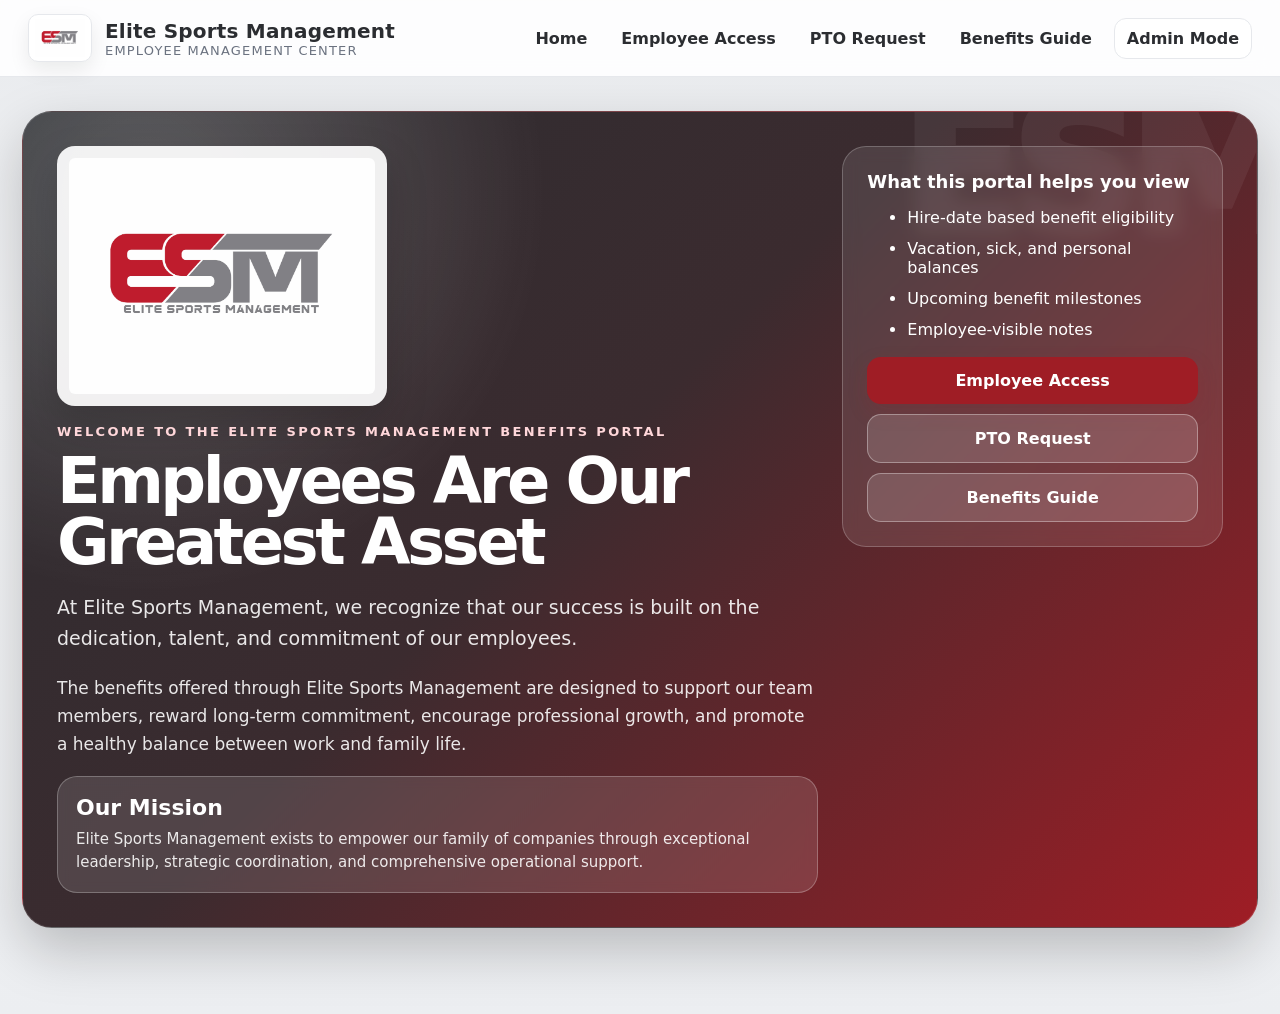
<file: index.html>
<!doctype html>
<html lang="en">
<head>
  <meta charset="utf-8" />
  <meta name="viewport" content="width=device-width, initial-scale=1" />
  <title>Elite Sports Management | Employee Management Center</title>
  <link rel="stylesheet" href="styles.css" />
</head>
<body>
  <header class="topbar">
    <div class="brand-lockup" aria-label="Elite Sports Management logo">
      <img class="brand-logo-small" src="assets/esm-logo.png" alt="Elite Sports Management logo" />
      <div>
        <div class="brand-name">Elite Sports Management</div>
        <div class="brand-subtitle">Employee Management Center</div>
      </div>
    </div>
    <nav class="top-actions site-nav">
      <a class="nav-link" href="index.html">Home</a>
      <a class="nav-link" href="employee-access.html">Employee Access</a>
      <a class="nav-link" href="pto-request.html">PTO Request</a>
      <a class="nav-link" href="benefits-guide.html">Benefits Guide</a>
      <a class="nav-link primary-nav" href="admin-dashboard.html">Admin Mode</a>
    </nav>
  </header>

  <main>
    <section class="hero refreshed">
      <div class="hero-bg-badge">ESM</div>
      <div class="hero-card">
        <img class="hero-logo" src="assets/esm-logo.png" alt="Elite Sports Management logo" />
        <div class="eyebrow">Welcome to the Elite Sports Management Benefits Portal</div>
        <h1>Employees Are Our Greatest Asset</h1>
        <p class="mission">At Elite Sports Management, we recognize that our success is built on the dedication, talent, and commitment of our employees.</p>
        <p>The benefits offered through Elite Sports Management are designed to support our team members, reward long-term commitment, encourage professional growth, and promote a healthy balance between work and family life.</p>
        <div class="mission-card"><h2>Our Mission</h2><p>Elite Sports Management exists to empower our family of companies through exceptional leadership, strategic coordination, and comprehensive operational support.</p></div>
      </div>
      <div class="hero-side-card compact-portal-actions">
        <div class="side-title">What this portal helps you view</div>
        <ul><li>Hire-date based benefit eligibility</li><li>Vacation, sick, and personal balances</li><li>Upcoming benefit milestones</li><li>Employee-visible notes</li></ul>
        <div class="portal-action-buttons">
          <a class="primary large" href="employee-access.html">Employee Access</a>
          <a class="ghost large light" href="pto-request.html">PTO Request</a>
          <a class="ghost large light" href="benefits-guide.html">Benefits Guide</a>
        </div>
      </div>
    </section>
  </main>

  <script src="app.js"></script>
</body>
</html>
</file>
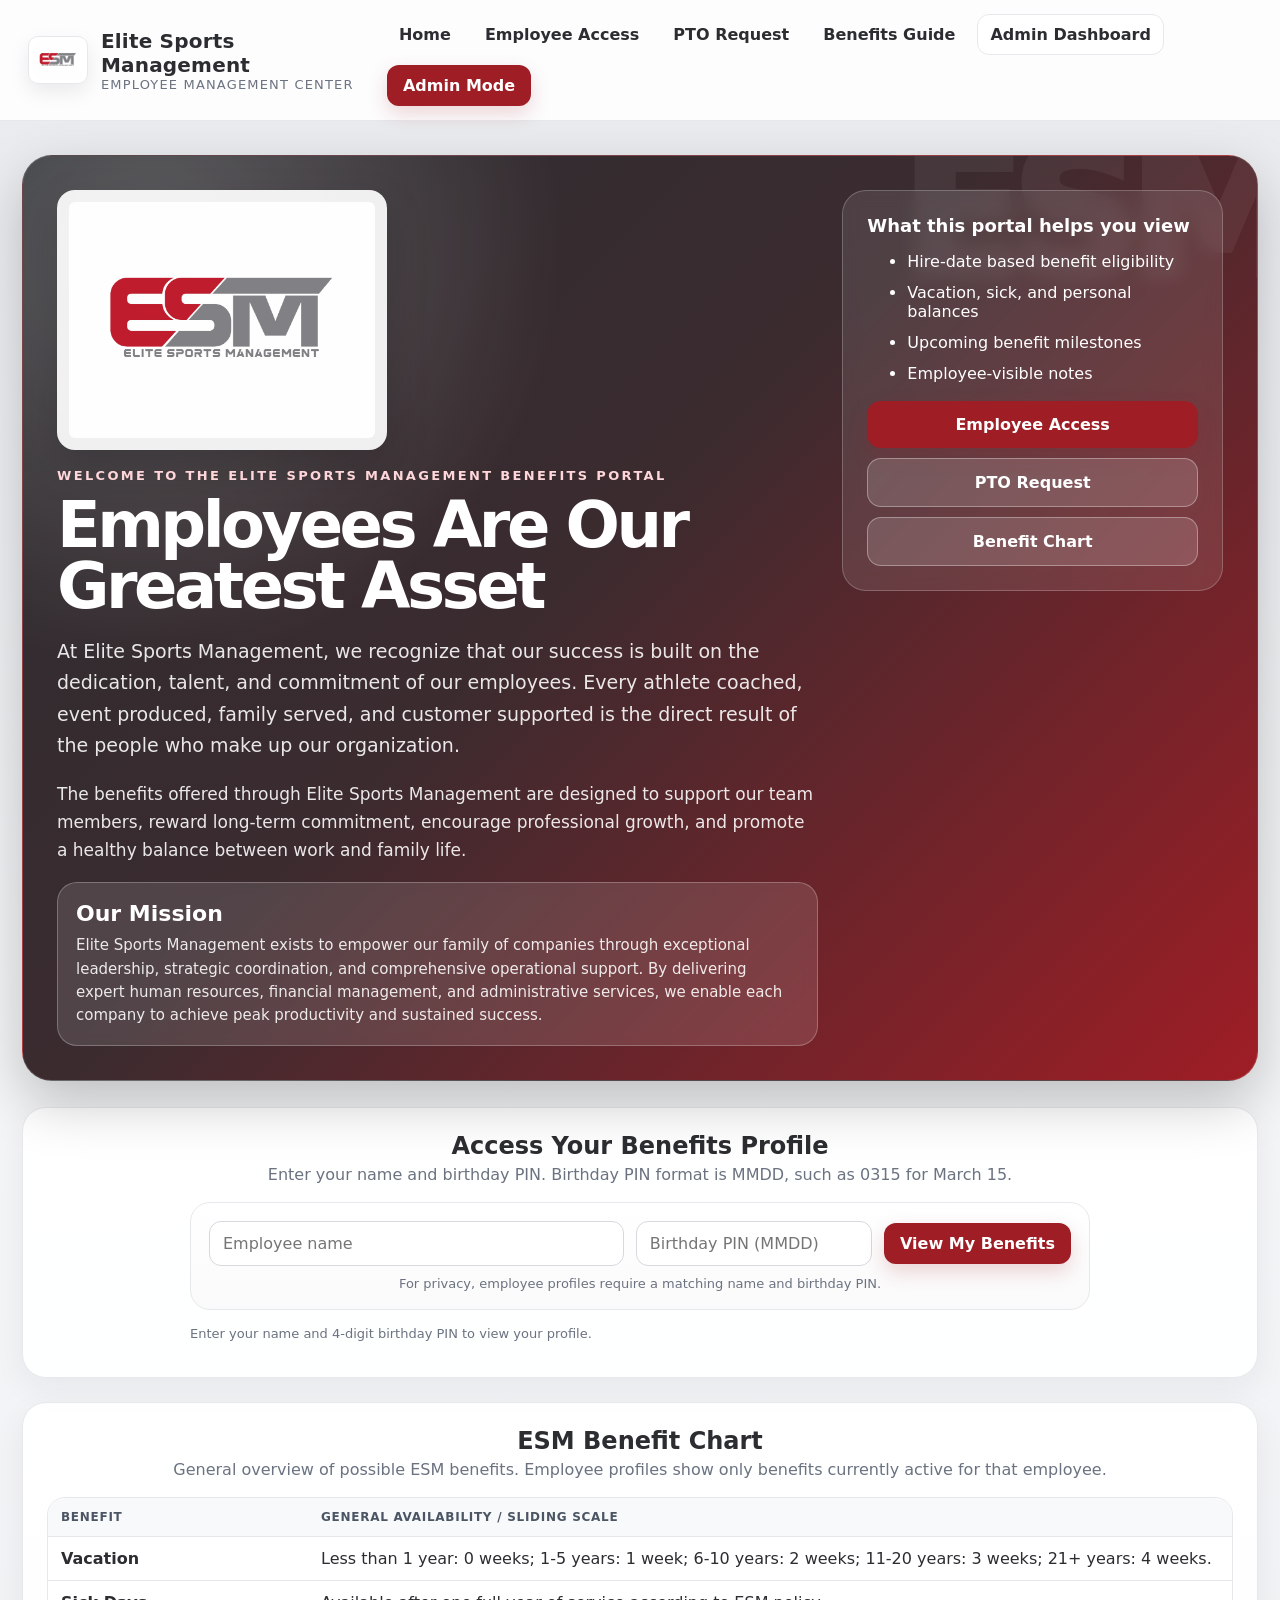
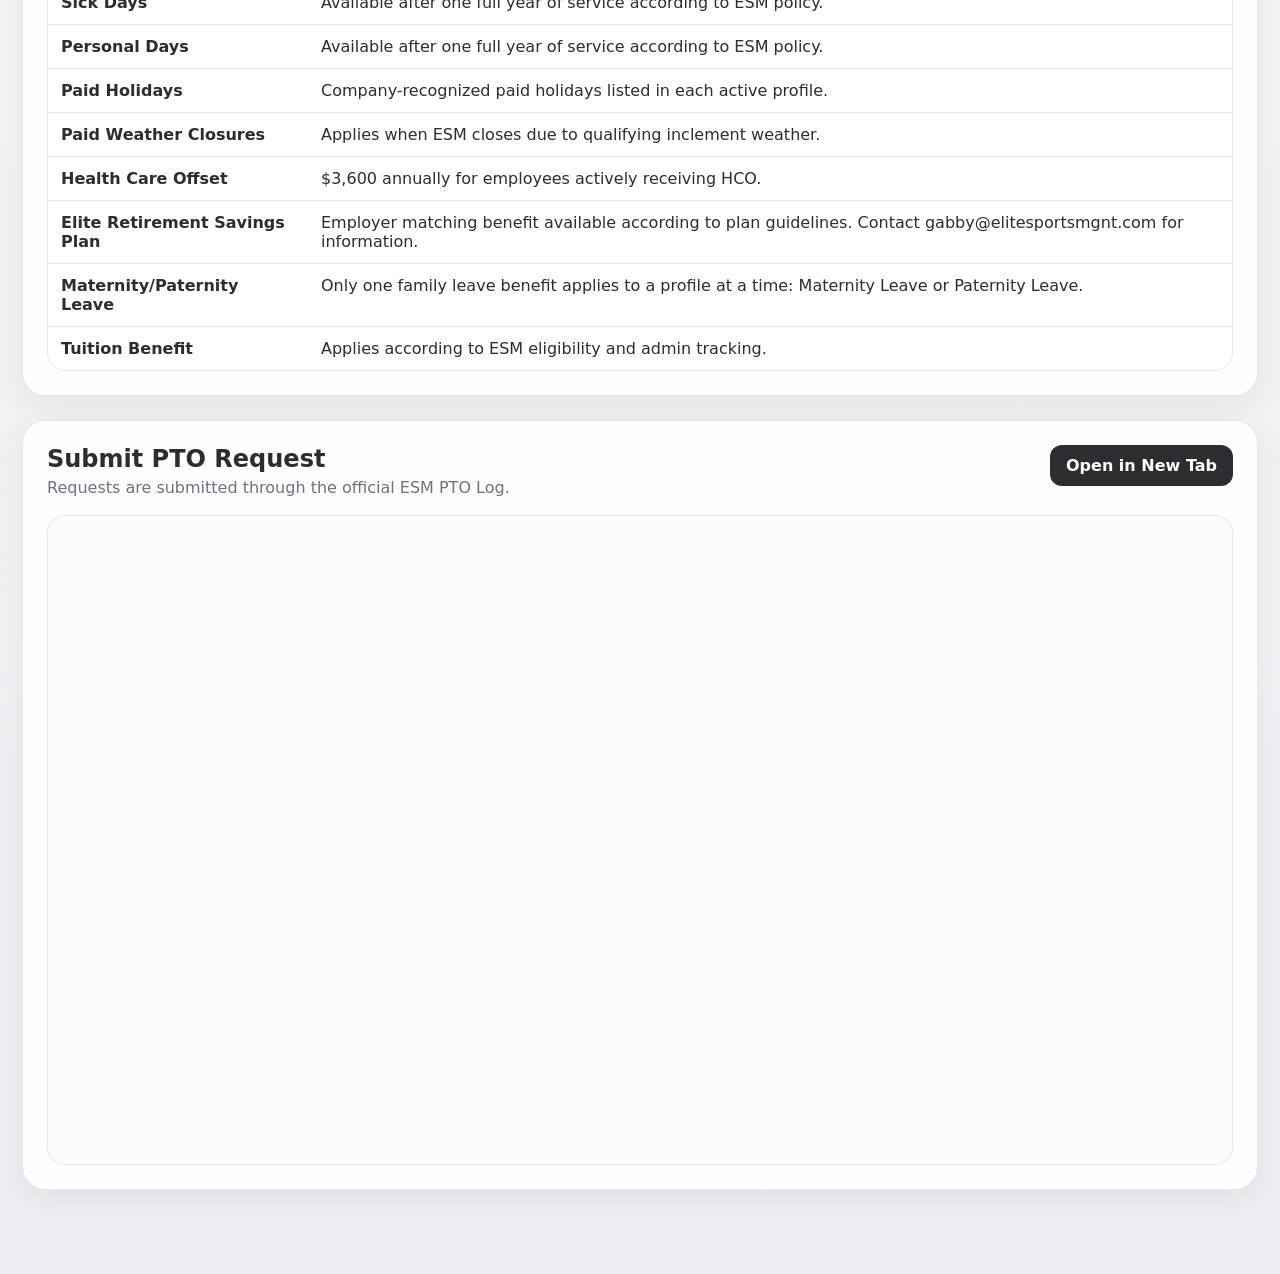
<file: admin-dashboard.html>
<!doctype html>
<html lang="en">
<head>
  <meta charset="utf-8" />
  <meta name="viewport" content="width=device-width, initial-scale=1" />
  <title>Elite Sports Management | Admin Dashboard</title>
  <link rel="stylesheet" href="styles.css" />
</head>
<body>
  <header class="topbar">
    <div class="brand-lockup" aria-label="Elite Sports Management logo">
      <img class="brand-logo-small" src="assets/esm-logo.png" alt="Elite Sports Management logo" />
      <div>
        <div class="brand-name">Elite Sports Management</div>
        <div class="brand-subtitle">Employee Management Center</div>
      </div>
    </div>
    <nav class="top-actions site-nav">
      <a class="nav-link" href="index.html">Home</a>
      <a class="nav-link" href="employee-access.html">Employee Access</a>
      <a class="nav-link" href="pto-request.html">PTO Request</a>
      <a class="nav-link" href="benefits-guide.html">Benefits Guide</a>
      <a class="nav-link primary-nav" href="admin-dashboard.html">Admin Dashboard</a>
      <button id="adminToggle" class="primary" onclick="toggleAdmin()">Admin Mode</button>
    </nav>
  </header>

  <main>
    <section class="hero refreshed">
      <div class="hero-bg-badge">ESM</div>
      <div class="hero-card">
        <img class="hero-logo" src="assets/esm-logo.png" alt="Elite Sports Management logo" />
        <div class="eyebrow">Welcome to the Elite Sports Management Benefits Portal</div>
        <h1>Employees Are Our Greatest Asset</h1>
        <p class="mission">
          At Elite Sports Management, we recognize that our success is built on the dedication,
          talent, and commitment of our employees. Every athlete coached, event produced, family
          served, and customer supported is the direct result of the people who make up our organization.
        </p>
        <p>
          The benefits offered through Elite Sports Management are designed to support our team members,
          reward long-term commitment, encourage professional growth, and promote a healthy balance between
          work and family life.
        </p>
        <div class="mission-card">
          <h2>Our Mission</h2>
          <p>Elite Sports Management exists to empower our family of companies through exceptional leadership, strategic coordination, and comprehensive operational support. By delivering expert human resources, financial management, and administrative services, we enable each company to achieve peak productivity and sustained success.</p>
        </div>
      </div>
      <div class="hero-side-card compact-portal-actions">
        <div class="side-title">What this portal helps you view</div>
        <ul>
          <li>Hire-date based benefit eligibility</li>
          <li>Vacation, sick, and personal balances</li>
          <li>Upcoming benefit milestones</li>
          <li>Employee-visible notes</li>
        </ul>
        <div class="portal-action-buttons">
          <button class="primary large" onclick="scrollToSection('employeeSearch')">Employee Access</button>
          <button class="ghost large light" onclick="scrollToSection('ptoRequest')">PTO Request</button>
          <button class="ghost large light" onclick="scrollToSection('benefitChart')">Benefit Chart</button>
        </div>
      </div>
    </section>

    <section id="employeeSearch" class="panel employee-facing access-panel">
      <div class="section-title centered">
        <div>
          <h2>Access Your Benefits Profile</h2>
          <p>Enter your name and birthday PIN. Birthday PIN format is MMDD, such as 0315 for March 15.</p>
        </div>
      </div>
      <div class="access-card">
        <div class="search-row secure-search">
          <input id="employeeSearchInput" type="search" placeholder="Employee name" oninput="renderEmployeeSearch()" />
          <input id="employeePinInput" type="password" inputmode="numeric" maxlength="4" placeholder="Birthday PIN (MMDD)" oninput="renderEmployeeSearch()" />
          <button class="primary" onclick="renderEmployeeSearch()">View My Benefits</button>
        </div>
        <div class="hint-line">For privacy, employee profiles require a matching name and birthday PIN.</div>
      </div>
      <div id="employeeSearchResults" class="results"></div>
      <div id="employeeProfile" class="profile"></div>
    </section>


    <section id="benefitChart" class="panel benefit-chart-panel">
      <div class="section-title centered">
        <div>
          <h2>ESM Benefit Chart</h2>
          <p>General overview of possible ESM benefits. Employee profiles show only benefits currently active for that employee.</p>
        </div>
      </div>
      <div class="table-wrap benefit-chart-table">
        <table>
          <thead><tr><th>Benefit</th><th>General Availability / Sliding Scale</th></tr></thead>
          <tbody>
            <tr><td>Vacation</td><td>Less than 1 year: 0 weeks; 1-5 years: 1 week; 6-10 years: 2 weeks; 11-20 years: 3 weeks; 21+ years: 4 weeks.</td></tr>
            <tr><td>Sick Days</td><td>Available after one full year of service according to ESM policy.</td></tr>
            <tr><td>Personal Days</td><td>Available after one full year of service according to ESM policy.</td></tr>
            <tr><td>Paid Holidays</td><td>Company-recognized paid holidays listed in each active profile.</td></tr>
            <tr><td>Paid Weather Closures</td><td>Applies when ESM closes due to qualifying inclement weather.</td></tr>
            <tr><td>Health Care Offset</td><td>$3,600 annually for employees actively receiving HCO.</td></tr>
            <tr><td>Elite Retirement Savings Plan</td><td>Employer matching benefit available according to plan guidelines. Contact gabby@elitesportsmgnt.com for information.</td></tr>
            <tr><td>Maternity/Paternity Leave</td><td>Only one family leave benefit applies to a profile at a time: Maternity Leave or Paternity Leave.</td></tr>
            <tr><td>Tuition Benefit</td><td>Applies according to ESM eligibility and admin tracking.</td></tr>
          </tbody>
        </table>
      </div>
    </section>

    <section id="ptoRequest" class="panel pto-request">
      <div class="section-title">
        <div>
          <h2>Submit PTO Request</h2>
          <p>Requests are submitted through the official ESM PTO Log.</p>
        </div>
        <a class="button-link" href="https://docs.google.com/forms/d/e/1FAIpQLSemcJD6q4DuEtAyDJwCjvNV41GRQ4JMERygPceE0OERyRpXPA/viewform?usp=sharing&ouid=105773198368027497233" target="_blank" rel="noopener">Open in New Tab</a>
      </div>
      <div class="form-frame-wrap">
        <iframe title="ESM PTO Request Form" src="https://docs.google.com/forms/d/e/1FAIpQLSemcJD6q4DuEtAyDJwCjvNV41GRQ4JMERygPceE0OERyRpXPA/viewform?embedded=true" loading="lazy">Loading...</iframe>
      </div>
    </section>

    <section id="adminPanel" class="panel admin-panel hidden">
      <div class="section-title">
        <div>
          <h2>Gabby &amp; LB Admin Dashboard</h2>
          <p>Admin tools for employees, PINs, PTO reports, and notes. PTO requests from Google Forms appear as pending until you mark them paid/processed or manually enter approved usage.</p>
        </div>
        <div class="button-group">
          <button class="primary" onclick="openEmployeeEditor()">Add Employee</button>
          <button class="ghost" onclick="exportCsv('balances')">Export PTO Balances <span class="info-bubble" title="Shows each employee’s current PTO position, including vacation, sick, and personal time earned, used, and remaining.">ⓘ</span></button>
          <button class="ghost" onclick="exportCsv('usage')">Export PTO Usage <span class="info-bubble" title="Exports the PTO history log, showing each PTO entry by employee, date used, PTO type, hours used, and notes.">ⓘ</span></button>
          <button class="ghost backup-action" onclick="exportPortalBackup()">Export Portal Data Backup</button>
          <label class="ghost backup-action import-backup-label" for="portalBackupInput">Import Portal Data</label>
          <input id="portalBackupInput" class="hidden-file-input" type="file" accept="application/json,.json" onchange="importPortalBackup(event)" />
        </div>
      </div>

      <div class="dashboard-grid" id="dashboardCards"></div>
      <div id="dashboardDrilldown"></div>

      <div class="admin-filters">
        <input id="adminSearchInput" type="search" placeholder="Search employees..." oninput="renderAdminTable()" />
        <select id="statusFilter" onchange="renderAdminTable()">
          <option value="Active">Active employees</option>
          <option value="Inactive">Inactive employees</option>
          <option value="All">All employees</option>
        </select>
        <select id="reviewFilter" onchange="renderAdminTable()">
          <option value="All">All records</option>
          <option value="Needs Review">Needs review</option>
          <option value="PIN Needed">PIN needed</option>
          <option value="Overrides">Benefit overrides</option>
        </select>
      </div>

      <div class="table-wrap">
        <table>
          <thead>
            <tr>
              <th>Name</th><th>Hire Date</th><th>Years</th><th>PIN</th><th>Vacation</th><th>Sick</th><th>Personal</th><th>Status</th><th>Actions</th>
            </tr>
          </thead>
          <tbody id="adminEmployeeTable"></tbody>
        </table>
      </div>

      <div class="report-grid">
        <section class="report-card">
          <div class="section-title compact"><div><h3>Pending PTO Requests</h3><p>Submitted through the Google Form but not yet marked paid/processed. These do not affect employee balances.</p></div></div>
          <div class="table-wrap report"><table><thead><tr><th>Employee</th><th>Date Used</th><th>Type</th><th>Amount Requested</th><th>Date Submitted</th><th>Desired Paycheck</th><th>Status</th><th>Admin Note</th><th>Decision</th></tr></thead><tbody id="pendingPtoTable"></tbody></table></div>
        </section>
        <section class="report-card">
          <div class="section-title compact"><div><h3>PTO Balance Report <span class="info-bubble" title="Shows each employee’s current PTO position, including vacation, sick, and personal time earned, used, and remaining.">ⓘ</span></h3><p>Earned, used, and remaining balances for active employees.</p></div><button class="ghost mini" onclick="exportCsv('balances')">Export CSV</button></div>
          <div class="table-wrap report"><table><thead><tr><th>Employee</th><th>Vac Earned</th><th>Vac Used</th><th>Vac Rem</th><th>Sick Earned</th><th>Sick Used</th><th>Sick Rem</th><th>Personal Earned</th><th>Personal Used</th><th>Personal Rem</th></tr></thead><tbody id="ptoBalanceTable"></tbody></table></div>
        </section>
        <section class="report-card">
          <div class="section-title compact"><div><h3>PTO Usage Report <span class="info-bubble" title="Shows the full PTO history log by employee, date used, PTO type, amount used, and notes.">ⓘ</span></h3><p>Approved/admin-entered PTO usage that affects balances.</p></div><button class="ghost mini" onclick="exportCsv('usage')">Export CSV</button></div>
          <div class="table-wrap report"><table><thead><tr><th>Employee</th><th>Date Used</th><th>Type</th><th>Amount</th><th>Notes</th></tr></thead><tbody id="ptoUsageTable"></tbody></table></div>
        </section>
      </div>
    </section>
  </main>

  <div id="modalBackdrop" class="modal-backdrop hidden" onclick="closeModal(event)">
    <div class="modal wide" onclick="event.stopPropagation()">
      <div class="modal-header"><h3 id="modalTitle">Edit Employee</h3><button class="icon-btn" onclick="hideModal()">×</button></div>
      <form id="employeeForm" onsubmit="saveEmployee(event)">
        <input type="hidden" id="editEmployeeId" />
        <div class="form-grid">
          <label>Employee Name<input id="editName" required /></label>
          <label>Birthday PIN (MMDD)<input id="editPin" inputmode="numeric" maxlength="4" placeholder="0315" /></label>
          <label>Hire Date<input id="editHireDate" type="date" required /></label>
          <label>Hours Available<input id="editHoursAvailable" placeholder="Inquire about hours available" /></label>
          <label>Status<select id="editStatus"><option>Active</option><option>Inactive</option></select></label>
          <label>Maternity/Paternity Leave<select id="editFamilyLeave"><option value="">None</option><option>Maternity Leave</option><option>Paternity Leave</option></select></label>
          <label>Inactive Reason<select id="editInactiveReason"><option value="">None</option><option>College / Seasonal Return</option><option>Leave of Absence</option><option>Seasonal Employee</option><option>Resigned</option><option>Terminated</option><option>Retired</option><option>Other</option></select></label>
          <label>Inactive Date<input id="editInactiveDate" type="date" /></label>
          <label>Reactivation Date<input id="editReactivationDate" type="date" /></label>
          <label>Vacation Earned Override<input id="editVacationOverride" type="number" min="0" step="0.25" placeholder="Leave blank for auto" /></label>
          <label>Sick Earned Override<input id="editSickOverride" type="number" min="0" step="0.25" placeholder="Leave blank for auto" /></label>
          <label>Personal Earned Override<input id="editPersonalOverride" type="number" min="0" step="0.25" placeholder="Leave blank for auto" /></label>
          <label>Vacation Used Override<input id="editVacationUsedOverride" type="number" min="0" step="0.25" placeholder="Leave blank for sheet/admin total" /></label>
          <label>Sick Used Override<input id="editSickUsedOverride" type="number" min="0" step="1" placeholder="Leave blank for sheet/admin total" /></label>
          <label>Personal Used Override<input id="editPersonalUsedOverride" type="number" min="0" step="1" placeholder="Leave blank for sheet/admin total" /></label>
        </div>
        <label>Employee Notes <span class="hint">visible to employee</span><textarea id="editEmployeeNotes" rows="3"></textarea></label>
        <label>HR Notes <span class="hint">admin only</span><textarea id="editHrNotes" rows="3"></textarea></label>
        <label>Finance Notes <span class="hint">admin only</span><textarea id="editFinanceNotes" rows="3"></textarea></label>
        <fieldset class="override-box"><legend>Benefit Overrides</legend><label><input id="overrideHco" type="checkbox" /> HCO Eligible</label><label><input id="overrideErsp" type="checkbox" /> ERSP Eligible</label><label><input id="overrideTuition" type="checkbox" /> Tuition Benefit Eligible</label></fieldset>
        <fieldset class="override-box"><legend>PTO Usage Log</legend>
          <div class="usage-entry-row"><input id="usageDate" type="date" /><select id="usageType"><option>Vacation</option><option>Sick</option><option>Personal</option></select><input id="usageAmount" type="number" min="0.25" step="0.25" value="1" /><input id="usageNotes" placeholder="Notes" /><button type="button" class="primary mini" onclick="addPtoUsage()">Add Usage</button></div>
          <div id="ptoUsageList"></div>
        </fieldset>
        <div class="modal-actions"><button type="button" class="ghost" onclick="hideModal()">Cancel</button><button type="submit" class="primary">Save Employee</button></div>
      </form>
    </div>
  </div>

  <script src="app.js"></script>
<script>document.addEventListener('DOMContentLoaded',()=>{setTimeout(()=>{const el=document.getElementById('adminPanel'); if(el) el.scrollIntoView({block:'start'});},250);});</script>
</body>
</html>
</file>
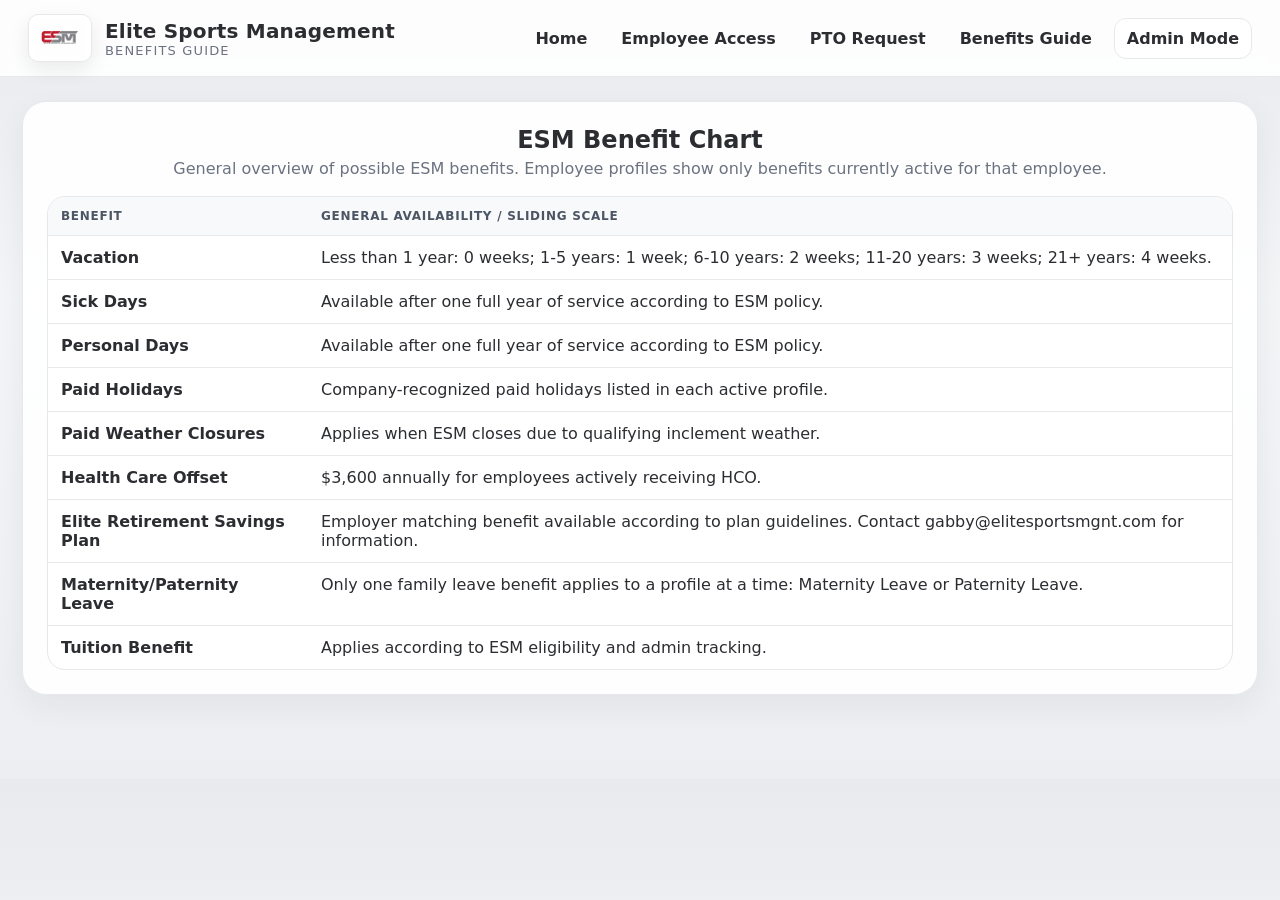
<file: benefits-guide.html>
<!doctype html>
<html lang="en">
<head>
  <meta charset="utf-8" />
  <meta name="viewport" content="width=device-width, initial-scale=1" />
  <title>Elite Sports Management | Benefits Guide</title>
  <link rel="stylesheet" href="styles.css" />
</head>
<body>
  <header class="topbar">
    <div class="brand-lockup" aria-label="Elite Sports Management logo">
      <img class="brand-logo-small" src="assets/esm-logo.png" alt="Elite Sports Management logo" />
      <div>
        <div class="brand-name">Elite Sports Management</div>
        <div class="brand-subtitle">Benefits Guide</div>
      </div>
    </div>
    <nav class="top-actions site-nav">
      <a class="nav-link" href="index.html">Home</a>
      <a class="nav-link" href="employee-access.html">Employee Access</a>
      <a class="nav-link" href="pto-request.html">PTO Request</a>
      <a class="nav-link" href="benefits-guide.html">Benefits Guide</a>
      <a class="nav-link primary-nav" href="admin-dashboard.html">Admin Mode</a>
    </nav>
  </header>

  <main>
    <section id="benefitChart" class="panel benefit-chart-panel">
      <div class="section-title centered">
        <div>
          <h2>ESM Benefit Chart</h2>
          <p>General overview of possible ESM benefits. Employee profiles show only benefits currently active for that employee.</p>
        </div>
      </div>
      <div class="table-wrap benefit-chart-table">
        <table>
          <thead><tr><th>Benefit</th><th>General Availability / Sliding Scale</th></tr></thead>
          <tbody>
            <tr><td>Vacation</td><td>Less than 1 year: 0 weeks; 1-5 years: 1 week; 6-10 years: 2 weeks; 11-20 years: 3 weeks; 21+ years: 4 weeks.</td></tr>
            <tr><td>Sick Days</td><td>Available after one full year of service according to ESM policy.</td></tr>
            <tr><td>Personal Days</td><td>Available after one full year of service according to ESM policy.</td></tr>
            <tr><td>Paid Holidays</td><td>Company-recognized paid holidays listed in each active profile.</td></tr>
            <tr><td>Paid Weather Closures</td><td>Applies when ESM closes due to qualifying inclement weather.</td></tr>
            <tr><td>Health Care Offset</td><td>$3,600 annually for employees actively receiving HCO.</td></tr>
            <tr><td>Elite Retirement Savings Plan</td><td>Employer matching benefit available according to plan guidelines. Contact gabby@elitesportsmgnt.com for information.</td></tr>
            <tr><td>Maternity/Paternity Leave</td><td>Only one family leave benefit applies to a profile at a time: Maternity Leave or Paternity Leave.</td></tr>
            <tr><td>Tuition Benefit</td><td>Applies according to ESM eligibility and admin tracking.</td></tr>
          </tbody>
        </table>
      </div>
    </section>
  </main>

  <script src="app.js"></script>
</body>
</html>
</file>
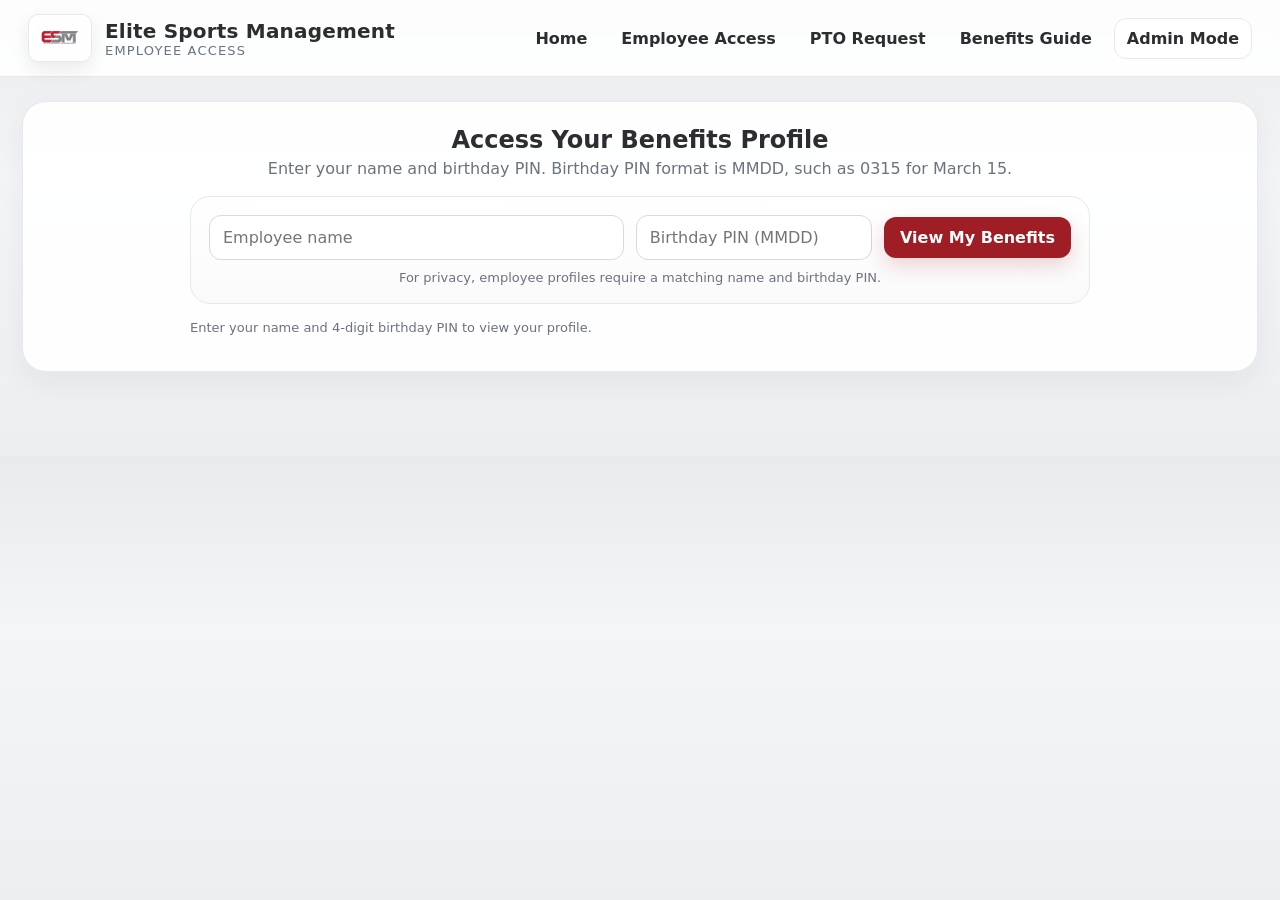
<file: employee-access.html>
<!doctype html>
<html lang="en">
<head>
  <meta charset="utf-8" />
  <meta name="viewport" content="width=device-width, initial-scale=1" />
  <title>Elite Sports Management | Employee Access</title>
  <link rel="stylesheet" href="styles.css" />
</head>
<body>
  <header class="topbar">
    <div class="brand-lockup" aria-label="Elite Sports Management logo">
      <img class="brand-logo-small" src="assets/esm-logo.png" alt="Elite Sports Management logo" />
      <div>
        <div class="brand-name">Elite Sports Management</div>
        <div class="brand-subtitle">Employee Access</div>
      </div>
    </div>
    <nav class="top-actions site-nav">
      <a class="nav-link" href="index.html">Home</a>
      <a class="nav-link" href="employee-access.html">Employee Access</a>
      <a class="nav-link" href="pto-request.html">PTO Request</a>
      <a class="nav-link" href="benefits-guide.html">Benefits Guide</a>
      <a class="nav-link primary-nav" href="admin-dashboard.html">Admin Mode</a>
    </nav>
  </header>

  <main>
    <section id="employeeSearch" class="panel employee-facing access-panel">
      <div class="section-title centered">
        <div>
          <h2>Access Your Benefits Profile</h2>
          <p>Enter your name and birthday PIN. Birthday PIN format is MMDD, such as 0315 for March 15.</p>
        </div>
      </div>
      <div class="access-card">
        <div class="search-row secure-search">
          <input id="employeeSearchInput" type="search" placeholder="Employee name" oninput="renderEmployeeSearch()" />
          <input id="employeePinInput" type="password" inputmode="numeric" maxlength="4" placeholder="Birthday PIN (MMDD)" oninput="renderEmployeeSearch()" />
          <button class="primary" onclick="renderEmployeeSearch()">View My Benefits</button>
        </div>
        <div class="hint-line">For privacy, employee profiles require a matching name and birthday PIN.</div>
      </div>
      <div id="employeeSearchResults" class="results"></div>
      <div id="employeeProfile" class="profile"></div>
    </section>
  </main>

  <script src="app.js"></script>
</body>
</html>
</file>
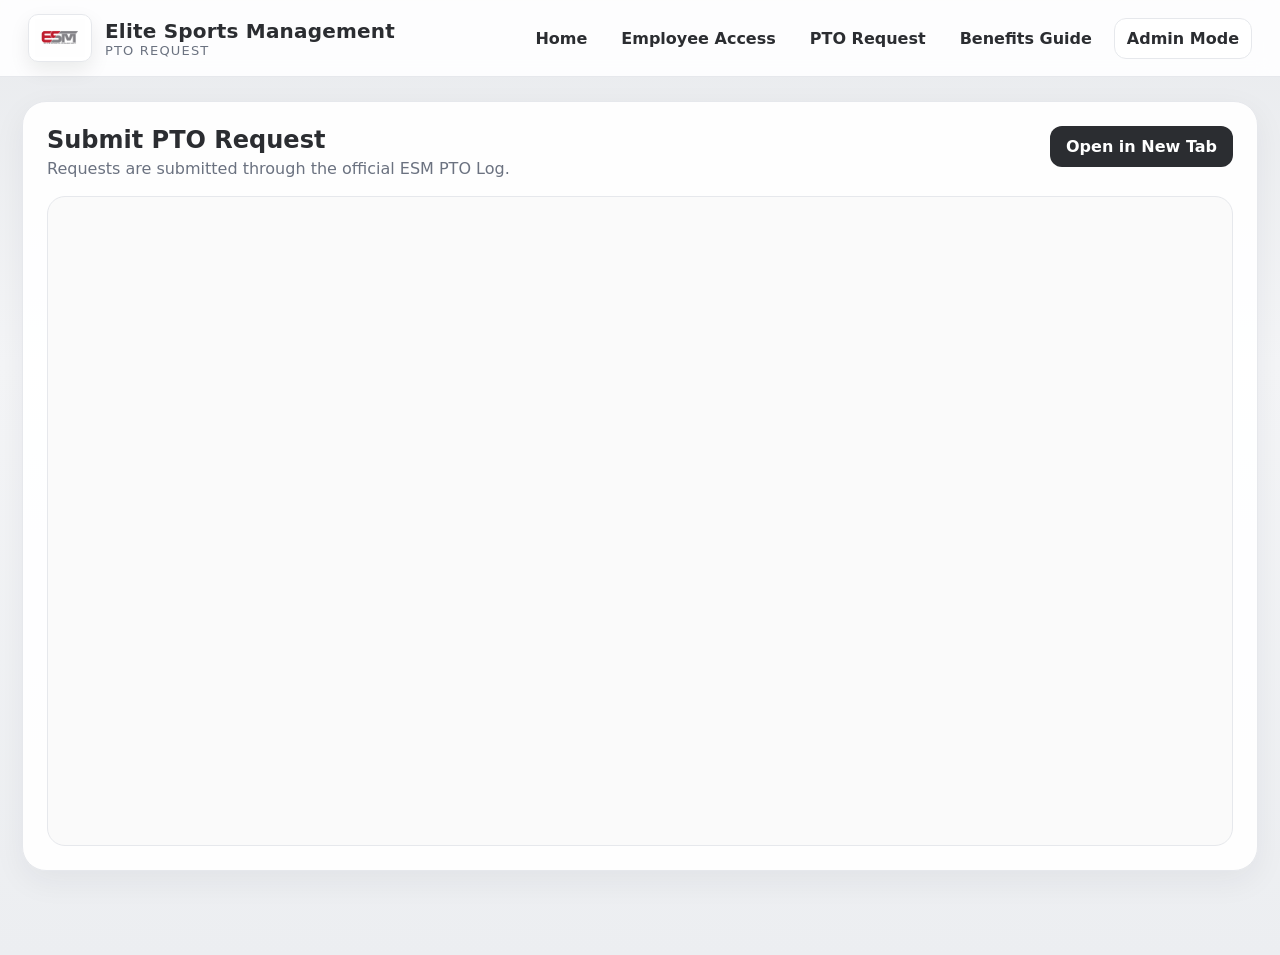
<file: pto-request.html>
<!doctype html>
<html lang="en">
<head>
  <meta charset="utf-8" />
  <meta name="viewport" content="width=device-width, initial-scale=1" />
  <title>Elite Sports Management | PTO Request</title>
  <link rel="stylesheet" href="styles.css" />
</head>
<body>
  <header class="topbar">
    <div class="brand-lockup" aria-label="Elite Sports Management logo">
      <img class="brand-logo-small" src="assets/esm-logo.png" alt="Elite Sports Management logo" />
      <div>
        <div class="brand-name">Elite Sports Management</div>
        <div class="brand-subtitle">PTO Request</div>
      </div>
    </div>
    <nav class="top-actions site-nav">
      <a class="nav-link" href="index.html">Home</a>
      <a class="nav-link" href="employee-access.html">Employee Access</a>
      <a class="nav-link" href="pto-request.html">PTO Request</a>
      <a class="nav-link" href="benefits-guide.html">Benefits Guide</a>
      <a class="nav-link primary-nav" href="admin-dashboard.html">Admin Mode</a>
    </nav>
  </header>

  <main>
    <section id="ptoRequest" class="panel pto-request">
      <div class="section-title">
        <div>
          <h2>Submit PTO Request</h2>
          <p>Requests are submitted through the official ESM PTO Log.</p>
        </div>
        <a class="button-link" href="https://docs.google.com/forms/d/e/1FAIpQLSemcJD6q4DuEtAyDJwCjvNV41GRQ4JMERygPceE0OERyRpXPA/viewform?usp=sharing&ouid=105773198368027497233" target="_blank" rel="noopener">Open in New Tab</a>
      </div>
      <div class="form-frame-wrap">
        <iframe title="ESM PTO Request Form" src="https://docs.google.com/forms/d/e/1FAIpQLSemcJD6q4DuEtAyDJwCjvNV41GRQ4JMERygPceE0OERyRpXPA/viewform?embedded=true" loading="lazy">Loading...</iframe>
      </div>
    </section>
  </main>

  <script src="app.js"></script>
</body>
</html>
</file>
<file: styles.css>
:root{--red:#9f1d25;--red-dark:#74151b;--charcoal:#2b2d31;--gray:#6b7280;--light:#f5f6f8;--line:#e6e8ec;--white:#fff;--green:#1f8a4c;--amber:#b7791f;--shadow:0 18px 45px rgba(20,20,25,.12)}*{box-sizing:border-box}body{margin:0;font-family:Inter,ui-sans-serif,system-ui,-apple-system,BlinkMacSystemFont,"Segoe UI",sans-serif;background:linear-gradient(180deg,#f7f7f8,#fff);color:var(--charcoal)}button,input,select,textarea{font:inherit}.topbar{position:sticky;top:0;z-index:20;display:flex;align-items:center;justify-content:space-between;gap:18px;padding:14px 28px;background:rgba(255,255,255,.94);backdrop-filter:blur(10px);border-bottom:1px solid var(--line)}.brand-lockup{display:flex;align-items:center;gap:13px}.brand-mark{display:grid;place-items:center;width:48px;height:48px;border-radius:14px;background:linear-gradient(135deg,var(--red),#cf3a43);color:#fff;font-weight:900;letter-spacing:.06em;box-shadow:0 10px 24px rgba(159,29,37,.24)}.brand-name{font-weight:850;font-size:20px;letter-spacing:.01em}.brand-subtitle{font-size:13px;color:var(--gray);text-transform:uppercase;letter-spacing:.09em}.top-actions{display:flex;gap:10px;align-items:center}.primary,.ghost,.button-link{border:0;border-radius:12px;padding:11px 16px;cursor:pointer;font-weight:750;text-decoration:none;display:inline-flex;align-items:center;justify-content:center;gap:8px}.primary{background:var(--red);color:#fff;box-shadow:0 8px 20px rgba(159,29,37,.18)}.primary:hover{background:var(--red-dark)}.ghost{background:#fff;border:1px solid var(--line);color:var(--charcoal)}.ghost:hover{border-color:#c7cbd1;background:#f9fafb}.ghost.danger{color:var(--red)}.button-link{background:var(--charcoal);color:#fff}.large{padding:14px 20px;border-radius:14px}.light{background:rgba(255,255,255,.14);color:#fff;border-color:rgba(255,255,255,.34)}main{max-width:1280px;margin:auto;padding:0 22px 60px}.hero{position:relative;display:grid;grid-template-columns:minmax(0,1.6fr) minmax(280px,.8fr);gap:24px;margin:34px 0 26px;padding:34px;border-radius:30px;background:radial-gradient(circle at 10% 10%,rgba(255,255,255,.23),transparent 30%),linear-gradient(135deg,#2b2d31 0%,#3b2b2f 45%,#9f1d25 100%);overflow:hidden;color:#fff;box-shadow:var(--shadow)}.hero-bg-badge{position:absolute;right:-35px;top:-45px;font-size:180px;font-weight:1000;letter-spacing:-.07em;color:rgba(255,255,255,.06)}.hero-card{position:relative;z-index:1;max-width:860px}.eyebrow{text-transform:uppercase;letter-spacing:.18em;font-size:13px;font-weight:850;color:#ffd7da;margin-bottom:12px}.hero h1{font-size:clamp(36px,5vw,70px);line-height:.95;margin:0 0 18px;letter-spacing:-.055em}.hero p{font-size:17px;line-height:1.65;color:rgba(255,255,255,.89);max-width:850px}.mission{font-size:19px!important}.hero-actions{display:flex;flex-wrap:wrap;gap:12px;margin-top:22px}.hero-side-card{position:relative;z-index:1;align-self:stretch;background:rgba(255,255,255,.1);border:1px solid rgba(255,255,255,.22);border-radius:24px;padding:24px;backdrop-filter:blur(8px)}.side-title{font-weight:850;font-size:18px;margin-bottom:12px}.hero-side-card li{margin:12px 0;color:#fff}.panel{background:#fff;border:1px solid var(--line);border-radius:24px;padding:24px;margin:24px 0;box-shadow:0 10px 32px rgba(30,35,45,.06)}.section-title{display:flex;align-items:flex-start;justify-content:space-between;gap:20px;margin-bottom:18px}.section-title.centered{text-align:center;justify-content:center}.section-title h2,.section-title h3{margin:0;color:var(--charcoal)}.section-title p{margin:5px 0 0;color:var(--gray)}.compact{margin-bottom:10px}.access-card{max-width:900px;margin:0 auto 16px;padding:18px;border:1px solid var(--line);background:linear-gradient(180deg,#fff,#fafafa);border-radius:20px}.search-row{display:flex;gap:12px;align-items:center}.secure-search input:first-child{flex:1.3}.secure-search input:nth-child(2){flex:.7}input,select,textarea{border:1px solid #d6d9df;border-radius:12px;padding:12px 13px;background:#fff;outline:none}input:focus,select:focus,textarea:focus{border-color:var(--red);box-shadow:0 0 0 4px rgba(159,29,37,.08)}.hint-line,.hint,.muted{color:var(--gray);font-size:13px}.hint-line{margin-top:10px;text-align:center}.results{max-width:900px;margin:12px auto}.result-card{display:flex;justify-content:space-between;align-items:center;gap:14px;border:1px solid var(--line);padding:14px;border-radius:16px;margin:8px 0;background:#fff}.alert-soft{padding:14px;border-radius:16px;background:#fff4f4;border:1px solid #ffd5d8;color:#7f1d1d}.profile-shell{border:1px solid var(--line);border-radius:24px;overflow:hidden;margin-top:20px}.profile-head{display:flex;justify-content:space-between;align-items:center;gap:16px;padding:22px;background:linear-gradient(135deg,var(--charcoal),#4a2b2f);color:#fff}.profile-head h3{margin:0;font-size:28px}.profile-body{padding:22px}.kpi-grid,.dashboard-grid{display:grid;grid-template-columns:repeat(4,minmax(0,1fr));gap:14px}.kpi,.dash-card,.benefit-card{border:1px solid var(--line);border-radius:18px;padding:16px;background:#fff}.kpi .label,.dash-card .label{color:var(--gray);font-weight:750;font-size:12px;text-transform:uppercase;letter-spacing:.08em}.kpi .value,.dash-card .value{font-size:34px;font-weight:900;color:var(--red);margin:4px 0}.benefit-grid{display:grid;grid-template-columns:repeat(3,minmax(0,1fr));gap:14px;margin-top:18px}.benefit-card h4{margin:0 0 10px}.pill{display:inline-flex;align-items:center;border-radius:999px;padding:5px 10px;font-size:12px;font-weight:800}.pill.ok{background:#e9f8ef;color:var(--green)}.pill.no,.pill.warn{background:#fff7e8;color:var(--amber)}.note-box,.timeline,.usage-details{margin-top:18px;border-radius:18px;border:1px solid var(--line);background:#fafafa;padding:16px}.hidden{display:none!important}.dashboard-grid{grid-template-columns:repeat(4,minmax(0,1fr));margin-bottom:18px}.dash-card.review{background:#fffafa}.admin-filters,.button-group{display:flex;gap:10px;flex-wrap:wrap}.admin-filters{margin-bottom:14px}.admin-filters input{min-width:280px}.table-wrap{width:100%;overflow:auto;border:1px solid var(--line);border-radius:18px;background:#fff}table{width:100%;border-collapse:collapse;min-width:760px}th,td{padding:12px 13px;text-align:left;border-bottom:1px solid var(--line);vertical-align:top}th{background:#f8f9fb;color:#4b5563;text-transform:uppercase;font-size:12px;letter-spacing:.06em}tr:last-child td{border-bottom:0}.mini{padding:7px 10px;border-radius:10px;font-size:12px}.action-links{display:flex;gap:6px}.form-frame-wrap{height:650px;border:1px solid var(--line);border-radius:18px;overflow:hidden;background:#fafafa}.form-frame-wrap iframe{width:100%;height:100%;border:0}.modal-backdrop{position:fixed;inset:0;background:rgba(0,0,0,.45);z-index:50;display:grid;place-items:center;padding:18px}.modal{background:#fff;border-radius:22px;max-width:860px;width:100%;max-height:92vh;overflow:auto;box-shadow:var(--shadow)}.modal.wide{max-width:1040px}.modal-header{display:flex;justify-content:space-between;align-items:center;padding:18px 20px;border-bottom:1px solid var(--line)}.modal-header h3{margin:0}.icon-btn{border:0;background:#f3f4f6;border-radius:10px;font-size:24px;width:38px;height:38px;cursor:pointer}.modal form{padding:20px}.form-grid{display:grid;grid-template-columns:repeat(4,minmax(0,1fr));gap:14px;margin-bottom:14px}label{display:flex;flex-direction:column;gap:6px;font-weight:750;color:#374151}textarea{resize:vertical}.override-box{border:1px solid var(--line);border-radius:16px;padding:14px;margin:14px 0}.override-box legend{font-weight:850;color:var(--charcoal)}.override-box label{display:inline-flex;flex-direction:row;align-items:center;margin-right:16px}.usage-entry-row{display:grid;grid-template-columns:170px 150px 120px 1fr auto;gap:10px;margin-bottom:12px}.modal-actions{display:flex;justify-content:flex-end;gap:10px;margin-top:18px}.report-grid{display:grid;grid-template-columns:1fr;gap:20px;margin-top:22px}.report-card{border:1px solid var(--line);border-radius:20px;padding:16px;background:#fff}.table-wrap.report{max-height:380px}.table-wrap.small table{min-width:600px}.usage-details summary{cursor:pointer;font-weight:850}.employee-facing{scroll-margin-top:90px}@media(max-width:980px){.hero{grid-template-columns:1fr}.dashboard-grid,.kpi-grid{grid-template-columns:repeat(2,1fr)}.benefit-grid{grid-template-columns:1fr 1fr}.form-grid{grid-template-columns:1fr 1fr}.usage-entry-row,.secure-search{grid-template-columns:1fr;display:grid}.topbar{align-items:flex-start;flex-direction:column}.top-actions{width:100%;justify-content:flex-start;flex-wrap:wrap}}@media(max-width:640px){main{padding:0 12px 40px}.hero{padding:24px;border-radius:22px}.dashboard-grid,.kpi-grid,.benefit-grid,.form-grid{grid-template-columns:1fr}.section-title{flex-direction:column}.search-row{flex-direction:column}.search-row>*{width:100%}.profile-head{flex-direction:column;align-items:flex-start}.hero h1{font-size:40px}}

/* v1.1.4 branding and benefit enhancements */
.brand-logo-small{width:64px;height:48px;object-fit:contain;border-radius:10px;background:#fff;padding:4px;border:1px solid var(--line);box-shadow:0 8px 20px rgba(0,0,0,.08)}
.hero-logo{display:block;max-width:330px;width:48%;min-width:220px;margin:0 0 18px;background:rgba(255,255,255,.92);border-radius:18px;padding:12px;box-shadow:0 18px 42px rgba(0,0,0,.18)}
.mission-card{margin-top:18px;background:rgba(255,255,255,.12);border:1px solid rgba(255,255,255,.25);border-radius:20px;padding:18px;backdrop-filter:blur(6px)}
.mission-card h2{margin:0 0 8px;color:#fff;font-size:22px}.mission-card p{margin:0!important;font-size:15px!important;line-height:1.55!important}
.info-bubble{display:inline-grid;place-items:center;width:20px;height:20px;border-radius:50%;background:#eef2f7;color:var(--charcoal);border:1px solid #d1d5db;font-weight:900;font-size:12px;cursor:help;vertical-align:middle}.primary .info-bubble,.ghost .info-bubble{margin-left:3px}.hco-badge{display:inline-flex;align-items:center;justify-content:center;padding:8px 12px;border-radius:12px;background:#dff7e8;color:#126338;border:1px solid #a6e5bd;font-weight:950;letter-spacing:.02em}.hco-badge.inline{padding:3px 7px;border-radius:8px;font-size:12px}.policy-center{margin-top:18px;border-radius:18px;border:1px solid var(--line);background:#fff;padding:16px}.policy-center summary{cursor:pointer;font-weight:900;color:var(--charcoal)}.policy-grid{display:grid;grid-template-columns:repeat(2,minmax(0,1fr));gap:14px;margin-top:14px}.policy-grid>div{background:#fafafa;border:1px solid var(--line);border-radius:14px;padding:14px}.policy-grid p{margin:6px 0 0;color:var(--gray);font-size:14px;line-height:1.45}.benefit-card .hco-badge{margin-top:4px}.hero.refreshed{border:1px solid rgba(255,255,255,.14)}
@media(max-width:760px){.hero-logo{width:100%;max-width:280px}.policy-grid{grid-template-columns:1fr}.brand-logo-small{width:54px;height:42px}}

.hidden-file-input{display:none!important}.backup-action{white-space:nowrap}.import-backup-label{margin:0}.backup-action:hover{border-color:#c7cbd1;background:#f9fafb}

/* v1.1.6 layout cleanup */
.admin-only-nav{margin-left:auto}
.compact-portal-actions{align-self:start}
.portal-action-buttons{display:grid;grid-template-columns:1fr;gap:10px;margin-top:18px}
.portal-action-buttons .large{width:100%}
@media(max-width:980px){.admin-only-nav{margin-left:0}.portal-action-buttons{grid-template-columns:1fr 1fr}}
@media(max-width:640px){.portal-action-buttons{grid-template-columns:1fr}}

/* v1.1.8 live PTO + full benefits polish */
:root{--logo-gray:#8a8c91;--success:#147a3f;--success-dark:#0e5f31}
body{background:linear-gradient(180deg,#8a8c91 0%,#a4a6aa 45%,#eef0f2 100%)}
.topbar{background:rgba(255,255,255,.9)}
.panel{background:rgba(255,255,255,.96)}
.hero{box-shadow:0 22px 55px rgba(0,0,0,.22)}
.portal-action-buttons{grid-template-columns:1fr!important}
.profile-section-heading{margin:22px 0 12px;color:var(--charcoal)}
.active-only .benefit-card{display:block}
.active-badge{display:inline-flex;align-items:center;justify-content:center;background:var(--success);color:#fff;border-radius:999px;padding:7px 12px;font-size:12px;font-weight:950;letter-spacing:.08em;margin:2px 0 10px;text-transform:uppercase;box-shadow:0 8px 18px rgba(20,122,63,.18)}
.benefit-card.active-benefit{border-color:#d7eadf;background:linear-gradient(180deg,#fff,#fbfffc)}
.benefit-card.active-benefit h4{font-size:18px}
.hco-badge{background:var(--success);color:#fff;border-color:var(--success-dark);font-size:15px;letter-spacing:.08em;text-transform:uppercase;margin:8px 0;box-shadow:0 8px 18px rgba(20,122,63,.18)}
.holiday-list{margin:8px 0 0;padding-left:20px;color:#4b5563}.holiday-list li{margin:4px 0}
.schedule-card{margin-top:18px;border:1px solid var(--line);border-radius:18px;background:#fff;padding:16px}.schedule-table{margin-top:10px}.schedule-table table{min-width:420px}.schedule-table th,.schedule-table td{padding:10px 12px}
.appreciation-card{margin-top:22px;border:1px solid rgba(159,29,37,.25);border-left:7px solid var(--red);border-radius:18px;background:#fffafa;padding:20px;text-align:center}.appreciation-card strong{font-size:18px;color:var(--charcoal)}.appreciation-card p{margin:8px 0 0;color:var(--gray)}
.benefit-chart-panel{scroll-margin-top:90px}.benefit-chart-table table{min-width:780px}.benefit-chart-table td:first-child{font-weight:850;color:var(--charcoal);width:260px}
@media(max-width:980px){.portal-action-buttons{grid-template-columns:1fr!important}.benefit-chart-table table{min-width:640px}}

/* v1.2.0 admin PTO profile sync */
.admin-sync-note{margin-bottom:12px}

/* v2.0 professional structure */
body{background:linear-gradient(180deg,#e8eaed,#f4f5f7 38%,#eceef1)}
.site-nav{margin-left:auto;flex-wrap:wrap}.nav-link{padding:10px 12px;border-radius:12px;text-decoration:none;color:var(--charcoal);font-weight:800}.nav-link:hover{background:#f3f4f6}.primary-nav{background:#fff;border:1px solid var(--line)}
.summary-card-grid{display:grid;grid-template-columns:repeat(4,minmax(0,1fr));gap:14px;margin-bottom:14px}.summary-card{border:1px solid var(--line);border-radius:18px;background:#fff;padding:16px}.summary-card span{display:block;color:var(--gray);font-size:12px;font-weight:850;text-transform:uppercase;letter-spacing:.08em}.summary-card strong{display:block;font-size:26px;color:var(--red);margin-top:4px}.service-badge{display:inline-flex;margin-top:9px;padding:7px 12px;border-radius:999px;background:#fff;color:var(--red);font-weight:900;border:1px solid rgba(255,255,255,.55)}.muted-badge{color:#4b5563;background:#f4f5f7}.badge-row{margin-top:8px}.vacation-progress{margin:0 0 16px;border:1px solid var(--line);background:#fff;border-radius:18px;padding:16px}.progress-label{margin:8px 0;color:var(--gray);font-weight:750}.progress-track{height:12px;border-radius:999px;background:#eceff3;overflow:hidden}.progress-fill{height:100%;background:linear-gradient(90deg,var(--red),#c84b54);border-radius:999px}.visual-timeline{display:grid;gap:14px}.timeline-item{display:grid;grid-template-columns:20px 1fr;gap:12px;position:relative}.timeline-dot{width:14px;height:14px;border-radius:50%;background:var(--red);margin-top:4px;box-shadow:0 0 0 5px rgba(159,29,37,.12)}.timeline-date{font-size:12px;color:var(--gray);font-weight:850;text-transform:uppercase;letter-spacing:.06em}.timeline-item p{margin:4px 0 0;color:var(--gray)}.dashboard-grid .dash-card{text-align:left;cursor:pointer}.dashboard-grid .dash-card:hover{transform:translateY(-1px);border-color:#c7cbd1}.dashboard-list{border:1px solid var(--line);background:#fff;border-radius:20px;padding:16px;margin:0 0 18px}.list-row-button{display:flex;width:100%;align-items:center;justify-content:space-between;gap:14px;border:1px solid var(--line);background:#fafafa;border-radius:14px;padding:12px 14px;margin:8px 0;cursor:pointer}.list-row-button:hover{background:#fff}.admin-note-input{min-width:220px}.profile-page-shell{max-width:1100px;margin:26px auto}.simple-page-hero{margin-top:28px}.page-only .home-only,.page-only .employee-only,.page-only .pto-only,.page-only .benefits-only,.page-only .admin-only{display:none}.page-home .home-only,.page-employee .employee-only,.page-pto .pto-only,.page-benefits .benefits-only,.page-admin .admin-only{display:block}
@media(max-width:900px){.summary-card-grid{grid-template-columns:repeat(2,1fr)}}@media(max-width:640px){.summary-card-grid{grid-template-columns:1fr}.site-nav{width:100%}.nav-link,.site-nav .primary{width:100%;justify-content:center}}


/* v2.0.2 polish */
.small-strong{font-size:15px!important;line-height:1.25;display:block}
.reset-note{margin:14px 0;background:#fffdf5;border-color:#f0d99b;color:#5c4413}
.dashboard-list{margin:12px 0 18px;padding:16px;border:1px solid var(--line);border-radius:18px;background:#fff}
.list-row-button{width:100%;display:flex;justify-content:space-between;gap:12px;align-items:center;padding:12px 14px;margin:8px 0;border:1px solid var(--line);border-radius:14px;background:#fafafa;cursor:pointer;text-align:left;color:var(--charcoal)}
.list-row-button:hover{background:#fff;border-color:#c7cbd1;box-shadow:0 8px 20px rgba(20,20,25,.06)}
.action-links{flex-wrap:wrap}
.admin-note-input{min-width:180px}
.service-badge{display:inline-flex;margin-top:10px;padding:8px 12px;border-radius:999px;background:#fff2f2;color:#8d1921;border:1px solid #f1c4c7;font-weight:900;letter-spacing:.02em}
.muted-badge{background:#f3f4f6;color:#4b5563;border-color:#d1d5db}
</file>
